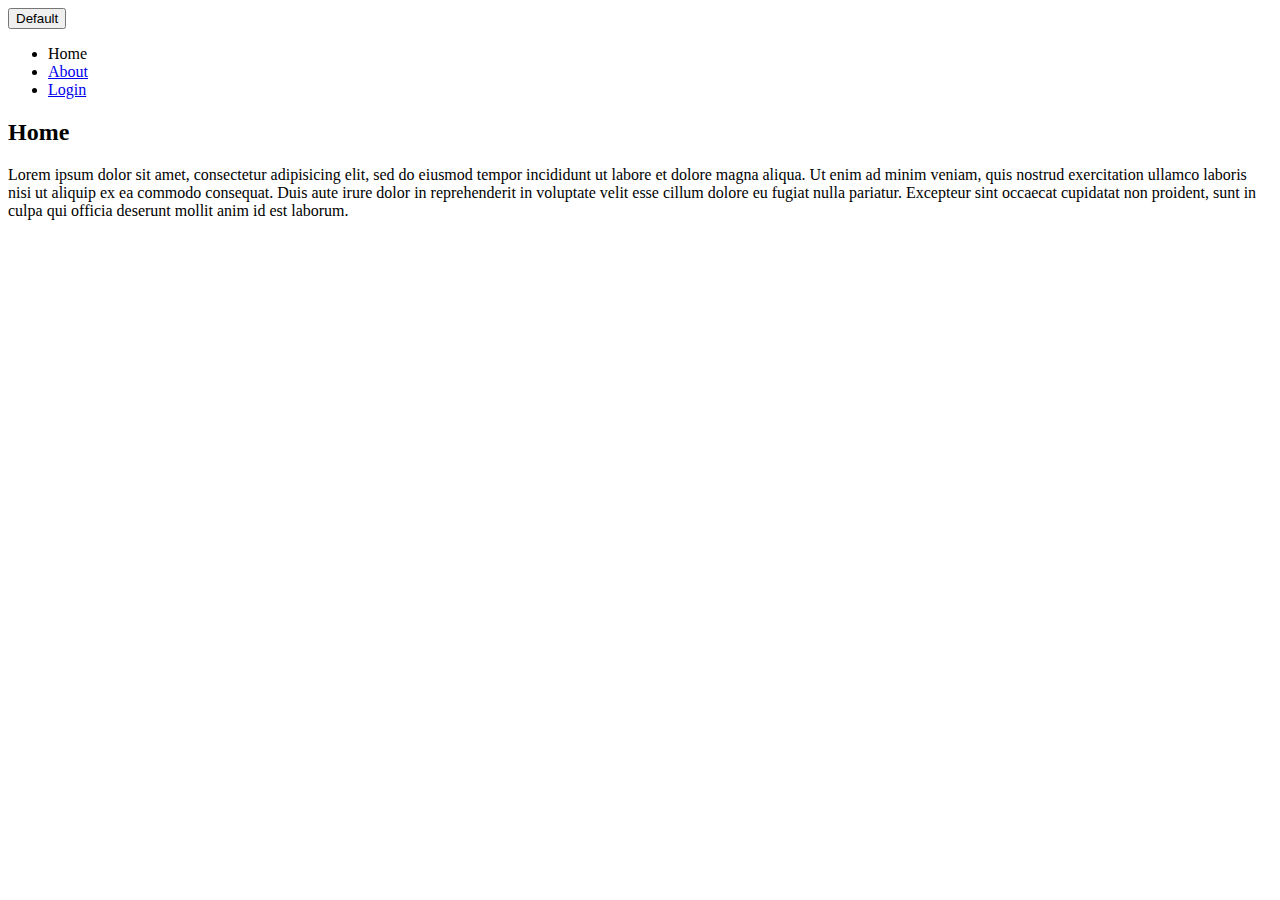
<file: css_project_files/index.html>
<!DOCTYPE html>
<html>
<head>
  <title>My first website!</title>
</head>
<body>
  <button class="btn btn-primary">Default</button>
  <header>
    <nav>
      <ul>
        <li>Home</li>
        <li><a href="about.html">About</a></li>
        <li><a href="login.html">Login</a></li>
      </ul>
    </nav>
  </header>
  <section>
    <h2>Home</h2>
    <p>Lorem ipsum dolor sit amet, consectetur adipisicing elit, sed do eiusmod
    tempor incididunt ut labore et dolore magna aliqua. Ut enim ad minim veniam,
    quis nostrud exercitation ullamco laboris nisi ut aliquip ex ea commodo
    consequat. Duis aute irure dolor in reprehenderit in voluptate velit esse
    cillum dolore eu fugiat nulla pariatur. Excepteur sint occaecat cupidatat non
    proident, sunt in culpa qui officia deserunt mollit anim id est laborum.</p>
  </section>
</body>
</html>
</file>
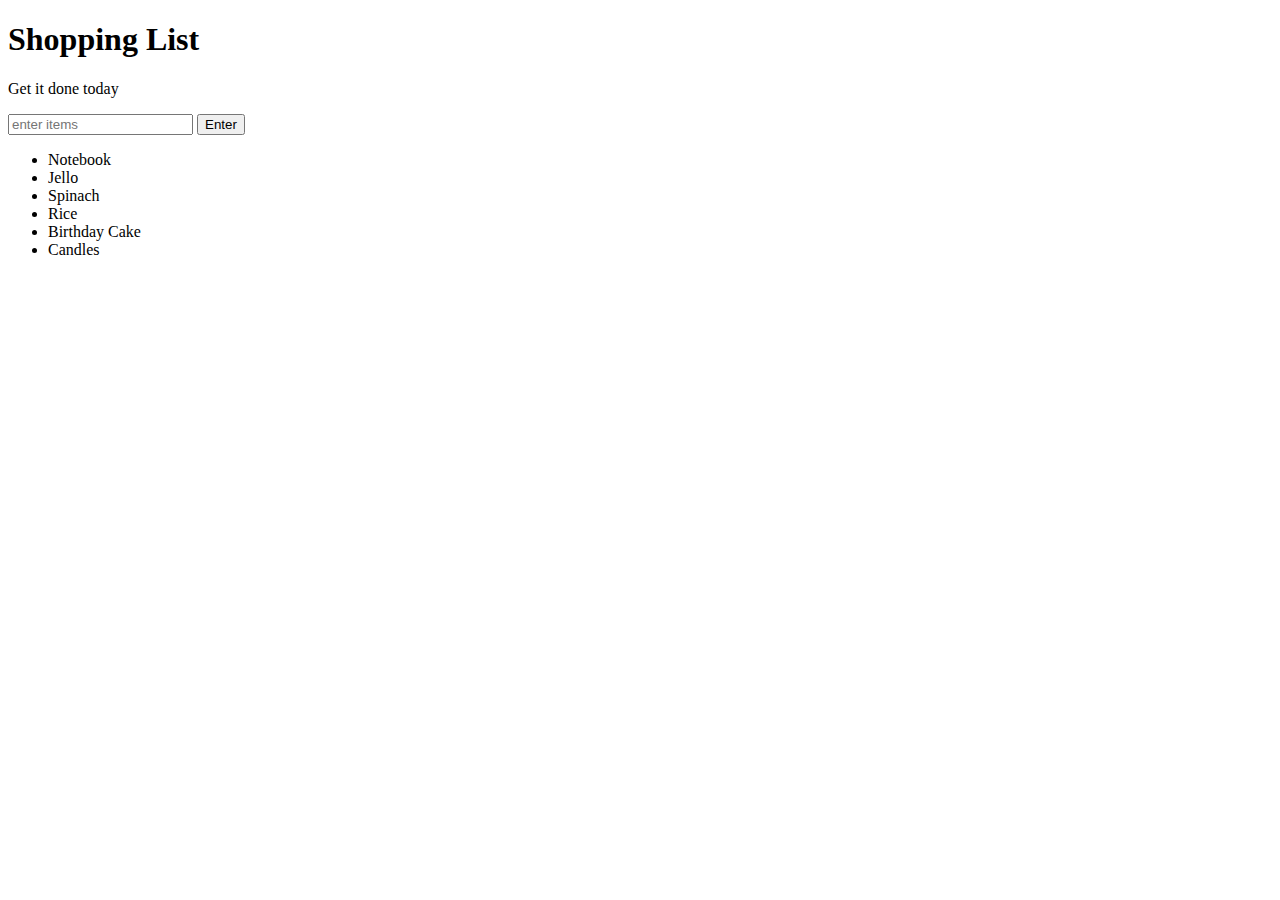
<file: DOM-exercises/index.html>
<!DOCTYPE html>
<html>
<head>
	<title>Javascript + DOM</title>
	<link rel="stylesheet" type="text/css" href="style.css">
</head>
<body>
	<h1>Shopping List</h1>
	<p id="first">Get it done today</p>
	<input id="userinput" type="text" placeholder="enter items">
	<button id="enter">Enter</button>
	<ul>
		<li class="bold red" random="23">Notebook</li>
		<li>Jello</li>
		<li>Spinach</li>
		<li>Rice</li>
		<li>Birthday Cake</li>
		<li>Candles</li>
	</ul>
	<script type="text/javascript" src="script.js"></script>
</body>
</html>
</file>
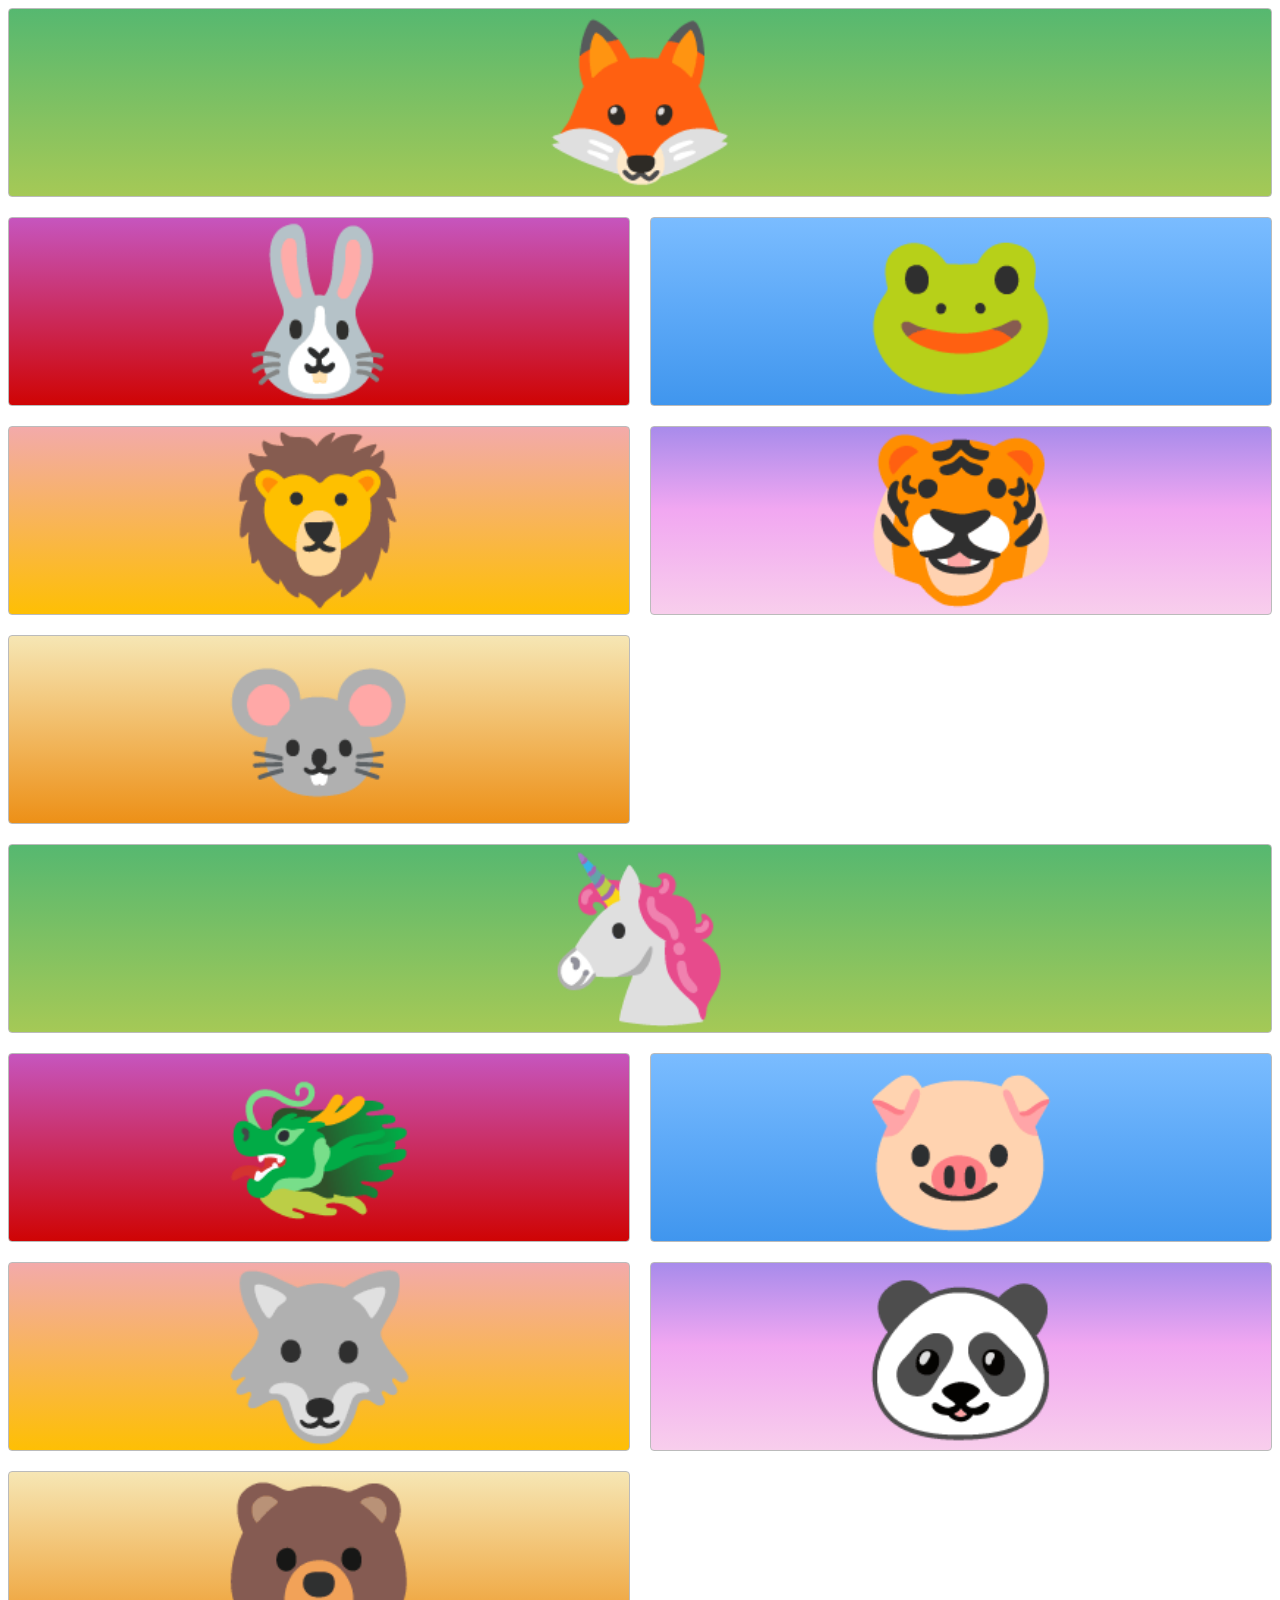
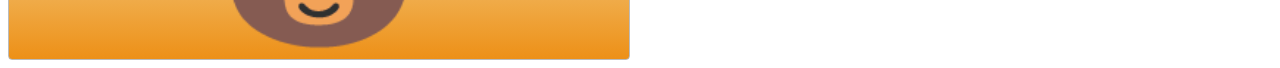
<file: files_css-gridd/index.html>
<!DOCTYPE html>
<html>
<head>
  <!-- the below meta tag is default in most modern browsers. however if you have an
  older browser, the emojis may not show up properly. In which case you need this meta
  tag. Read more here: https://teamtreehouse.com/community/meta-charsetutf8-what-does-this-mean-or-what-does-it-do-i-deleted-it-from-the-code-and-nothing-changed -->
  <meta charset="utf-8" >  
  <title>Grid Master</title>
  <link rel="stylesheet" type="text/css" href="./style.css">
</head>
<body>
  <div class="container">
    <div class="zone green">🦊</div>
    <div class="zone red">🐰</div>
    <div class="zone blue">🐸</div>
    <div class="zone yellow">🦁</div>
    <div class="zone purple">🐯</div>
    <div class="zone brown">🐭</div>
    <div class="zone green">🦄</div>
    <div class="zone red">🐲</div>
    <div class="zone blue">🐷</div>
    <div class="zone yellow">🐺</div>
    <div class="zone purple">🐼</div>
    <div class="zone brown">🐻</div>
  </div>
</body>
</html>
</file>
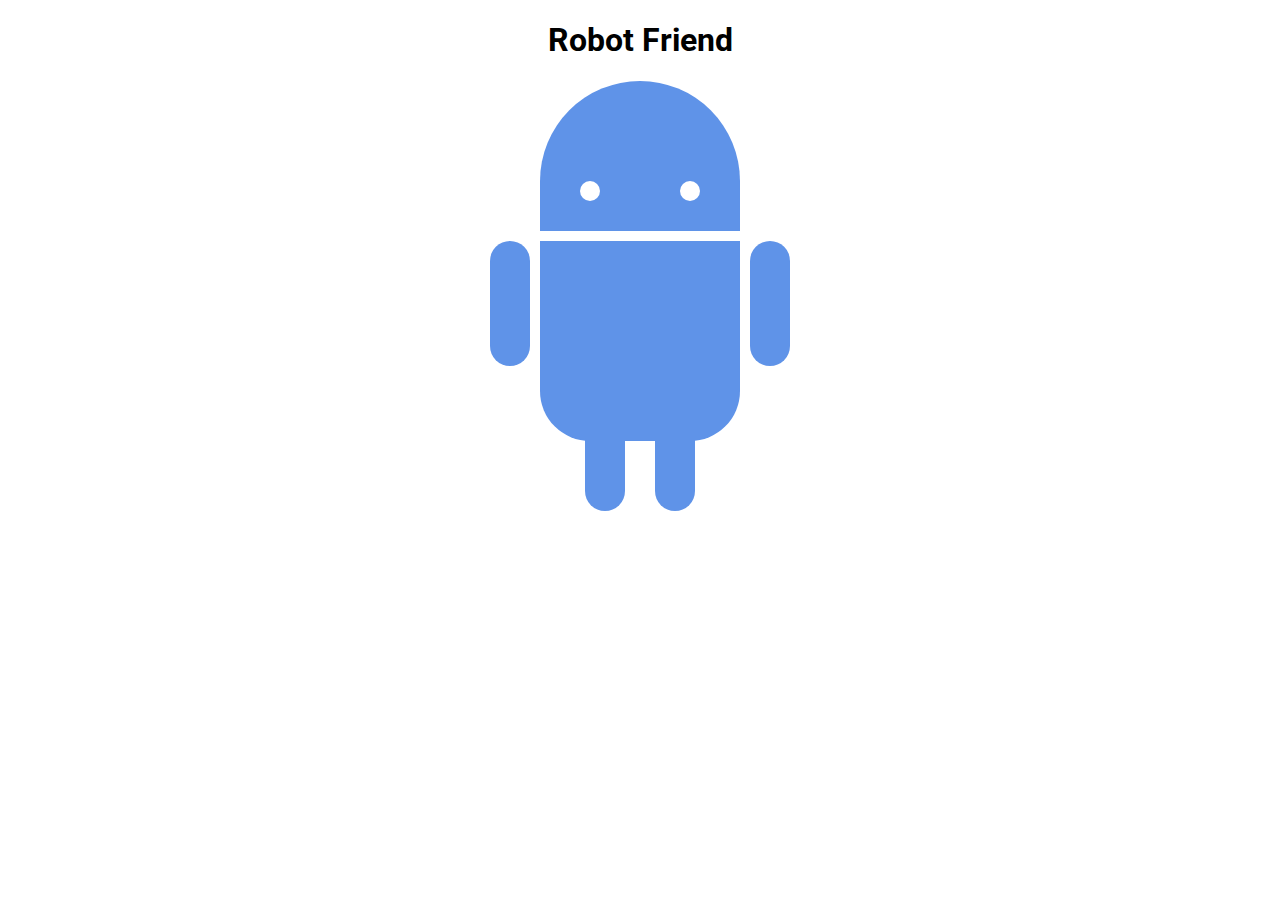
<file: robot/index.html>
<!DOCTYPE html>
<html>
<head>
	<title>RoboPage</title>
	<link rel="stylesheet" type="text/css" href="style.css">
	<link href="https://fonts.googleapis.com/css?family=Roboto" rel="stylesheet">
</head>
<body>
	<h1>Robot Friend</h1>
	<div class="robots">
		<div class="android"> 
			<div class="head"> 
				<div class="eyes"> 
					<div class="left_eye"></div> 
					<div class="right_eye"></div>
				</div> 
			</div> 
			<div class="upper_body"> 
				<div class="left_arm"></div> 
				<div class="torso"></div> 
				<div class="right_arm"></div> 
			</div> 
			<div class="lower_body"> 
				<div class="left_leg"></div> 
				<div class="right_leg"></div> 
			</div> 
		</div>
	</div>
</body>
</html>
</file>
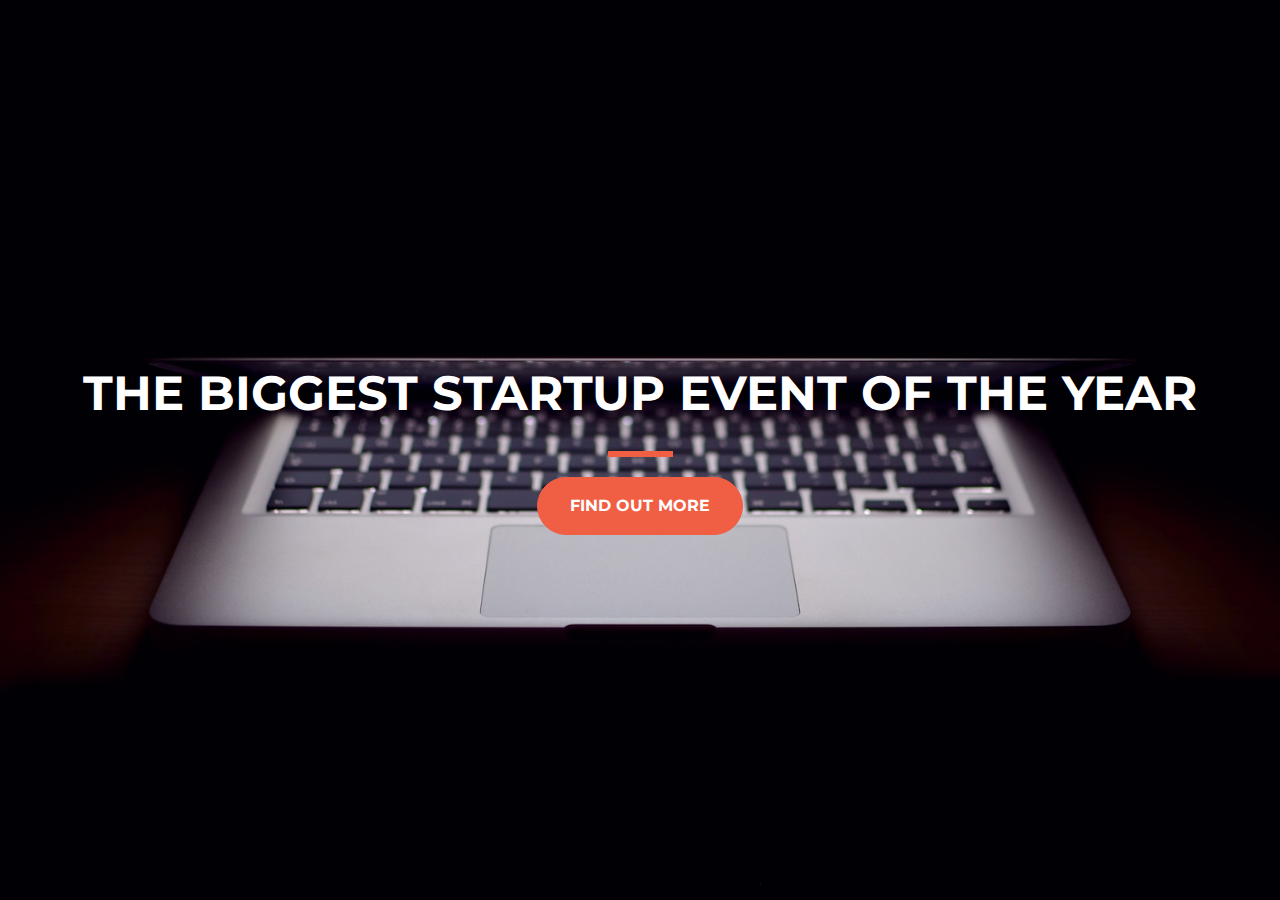
<file: startup_files/index.html>
<!DOCTYPE html>
<html>
  <head>
    <title>Startup</title>
    <!-- Required meta tags -->
    <meta charset="utf-8">
    <meta name="viewport" content="width=device-width, initial-scale=1, shrink-to-fit=no">
    <!-- Google Fonts -->
    <link href="https://fonts.googleapis.com/css?family=Montserrat" rel="stylesheet">

    <!-- Note that the below Bootstrap file is a specific version. If you grab the most
    current from Bootstrap website, you will see the button grow transition being a lot faster
    than in my video.  Use whichever style sheet you like best! -->
    <!-- Bootstrap CSS from a CDN. This way you don't have to include the bootstrap file yourself -->
    <!-- CSS only -->
    <link href="https://cdn.jsdelivr.net/npm/bootstrap@5.3.3/dist/css/bootstrap.min.css" rel="stylesheet" integrity="sha384-QWTKZyjpPEjISv5WaRU9OFeRpok6YctnYmDr5pNlyT2bRjXh0JMhjY6hW+ALEwIH" crossorigin="anonymous">
    
    <!-- My own stylesheet -->
    <link href="style.css" rel="stylesheet">
  </head>
  <body>
    <div class="container d-flex align-items-center h-100">
      <div class="row">
        <header class="text-center col-12">
          <h1 class="text-uppercase"><strong>The biggest Startup Event of the Year</strong></h1>
        </header>
        <div class="buffer col-12"></div>
        <section class="text-center col-12">
          <hr>
          <button class="btn btn-primary btn-xl">Find Out More</button>
        </section>
      </div>
    </div>
  </body>
</html>
</file>
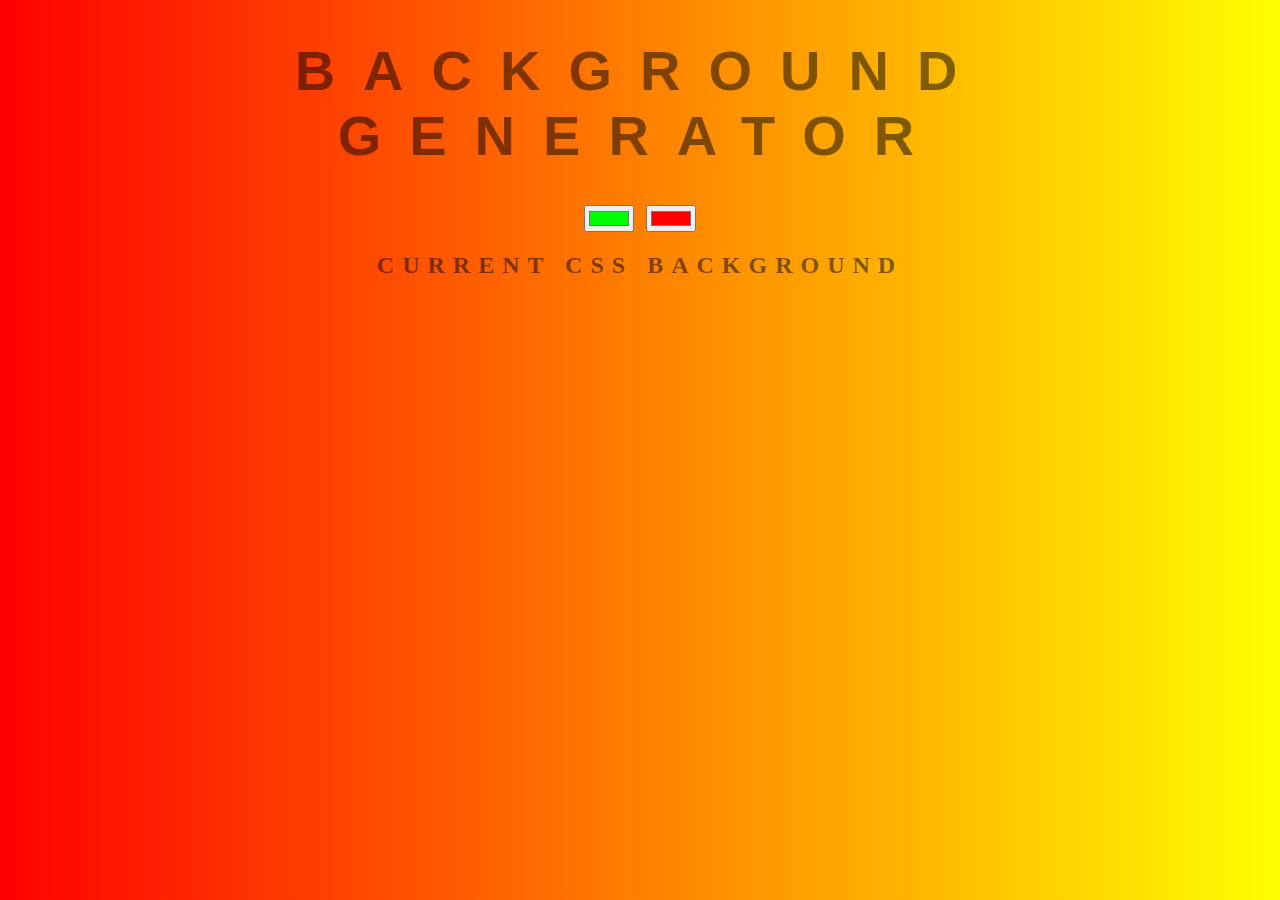
<file: DOM-exercises/backgroundgenerator/index.html>
<!DOCTYPE html>
<html>
<head>
	<title>Gradient Background</title>
	<link rel="stylesheet" type="text/css" href="style.css">
</head>
<body id="gradient">
	<h1>Background Generator</h1>
	<input class="color1" type="color" name="color1" value="#00ff00">
	<input class="color2" type="color" name="color2" value="#ff0000">
	<h2>Current CSS Background</h2>
	<h3></h3>
	<script type="text/javascript" src="script.js"></script>
</body>
</html>
</file>
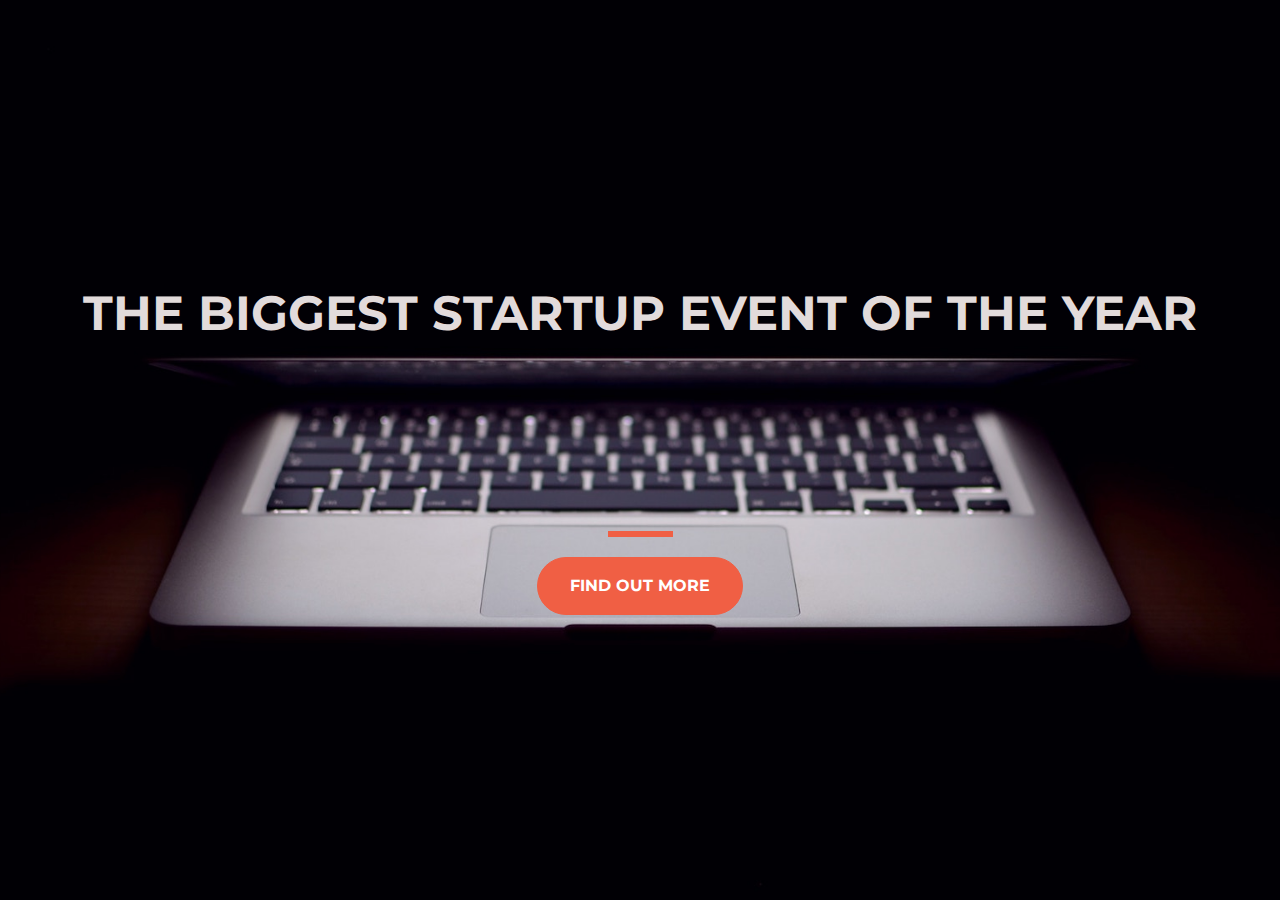
<file: startup_files/solution_startup-of-the-year-master/index.html>
<!DOCTYPE html>
<html>
  <head>
    <title>Startup</title>
    <!-- Required meta tags  -->
    <meta charset="utf-8">
    <meta name="viewport" content="width=device-width, initial-scale=1">
    <!-- Google Fonts -->
    <link href="https://fonts.googleapis.com/css?family=Montserrat" rel="stylesheet">

    <!-- Note that the below Bootstrap file is a specific version. If you grab the most
    current from Bootstrap website, you will see the button grow transition being a lot faster
    than in my video.  Use whichever style sheet you like best! -->
    <!-- Bootstrap CSS from a CDN. This way you don't have to include the bootstrap file yourself -->
<!-- CSS only -->
    <link link href="https://cdn.jsdelivr.net/npm/bootstrap@5.3.3/dist/css/bootstrap.min.css" rel="stylesheet" integrity="sha384-QWTKZyjpPEjISv5WaRU9OFeRpok6YctnYmDr5pNlyT2bRjXh0JMhjY6hW+ALEwIH" crossorigin="anonymous">
    <!-- My own stylesheet -->
    <link href="style.css" rel="stylesheet">
  </head>
  <body>
      <div class="container d-flex justify-content-center align-items-center h-100">
        <div class="row">
          <header class="text-center col-12">
              <h1 class="text-uppercase">
                <strong>the biggest startup event of the year</strong>
              </h1>
              
          </header>
          <div class="buffer col-12"></div>
          <section class="text-center col-12">
            <hr>
            <a href="https://mailchi.mp/0e57673a0148/ztmstudents" ><button  class="btn btn-primary btn-xl">Find Out More</button></a>
          </section>
        </div>
        
      </div>
  </body>
</html>
</file>
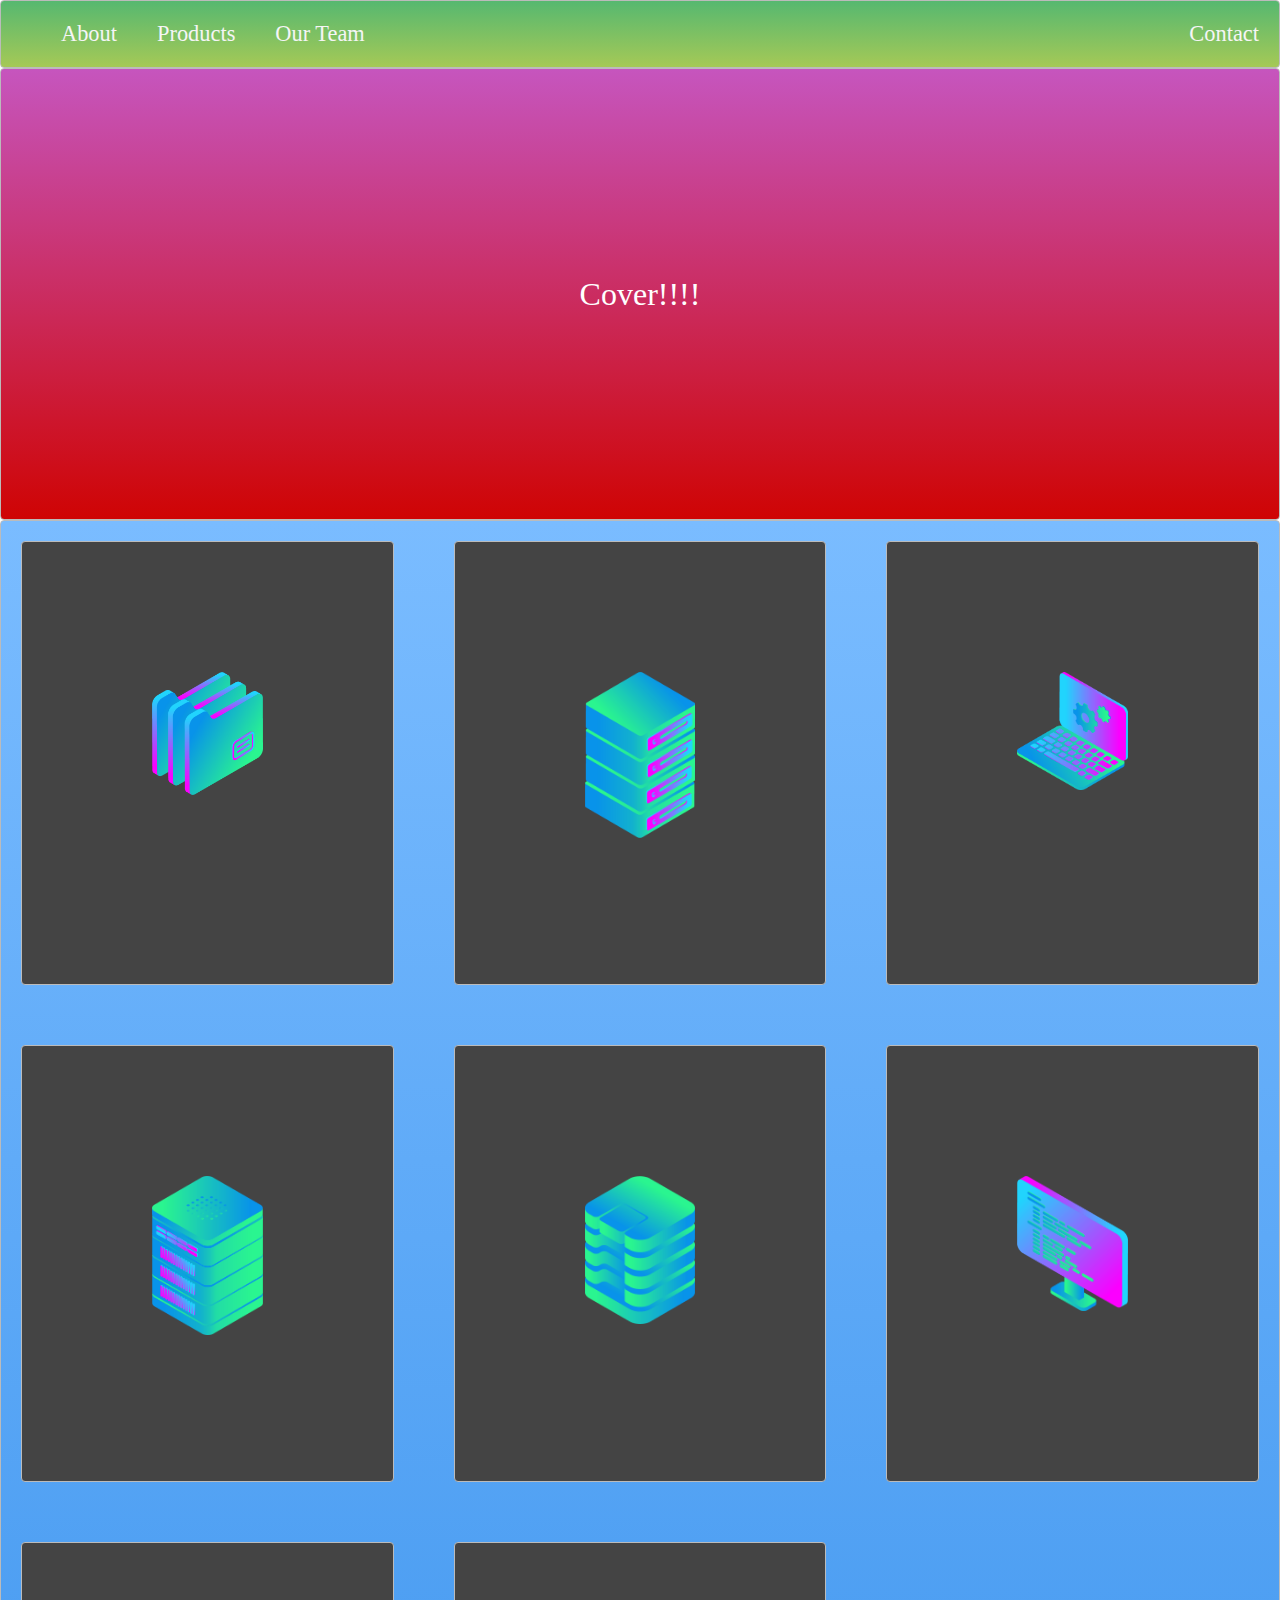
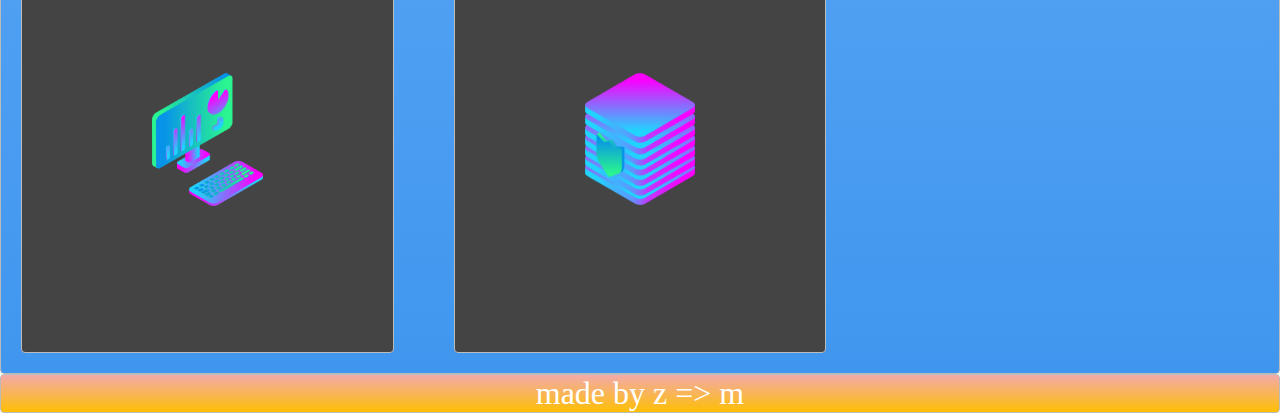
<file: ztm-css-project-TEMPLATES/project-layout/index.html>
<!DOCTYPE html>
<html>
<head>
  <title>Layout Master</title>
  <link rel="stylesheet" type="text/css" href="./style.css">
</head>
<body>
  <nav class="zone green">
    <ul class="main-nav">
        <li><a href="">About</a></li>
        <li><a href="">Products</a></li>
        <li><a href="">Our Team</a></li>
        <li class="push"><a href="">Contact</a></li>
    </ul>
  </nav>
  <div class="container zone red">Cover!!!!</div>
  <div class="zone blue grid-wrapper">
    <div class="box zone"><img src="./img/files_2.png"></div>
    <div class="box zone"><img src="./img/server_2_2.png"></div>
    <div class="box zone"><img src="./img/monitor_settings_2.png"></div>
    <div class="box zone"><img src="./img/server_3.png"></div>
    <div class="box zone"><img src="./img/data_storage_2_2.png"></div>
    <div class="box zone"><img src="./img/monitor_coding_2.png"></div>
    <div class="box zone"><img src="./img/desktop_analytics_2.png"></div>
    <div class="box zone"><img src="./img/server_safe_2.png"></div>
  </div>
  <footer class="zone yellow">made by z => m</footer>
</div>
</body>
</html>
</file>
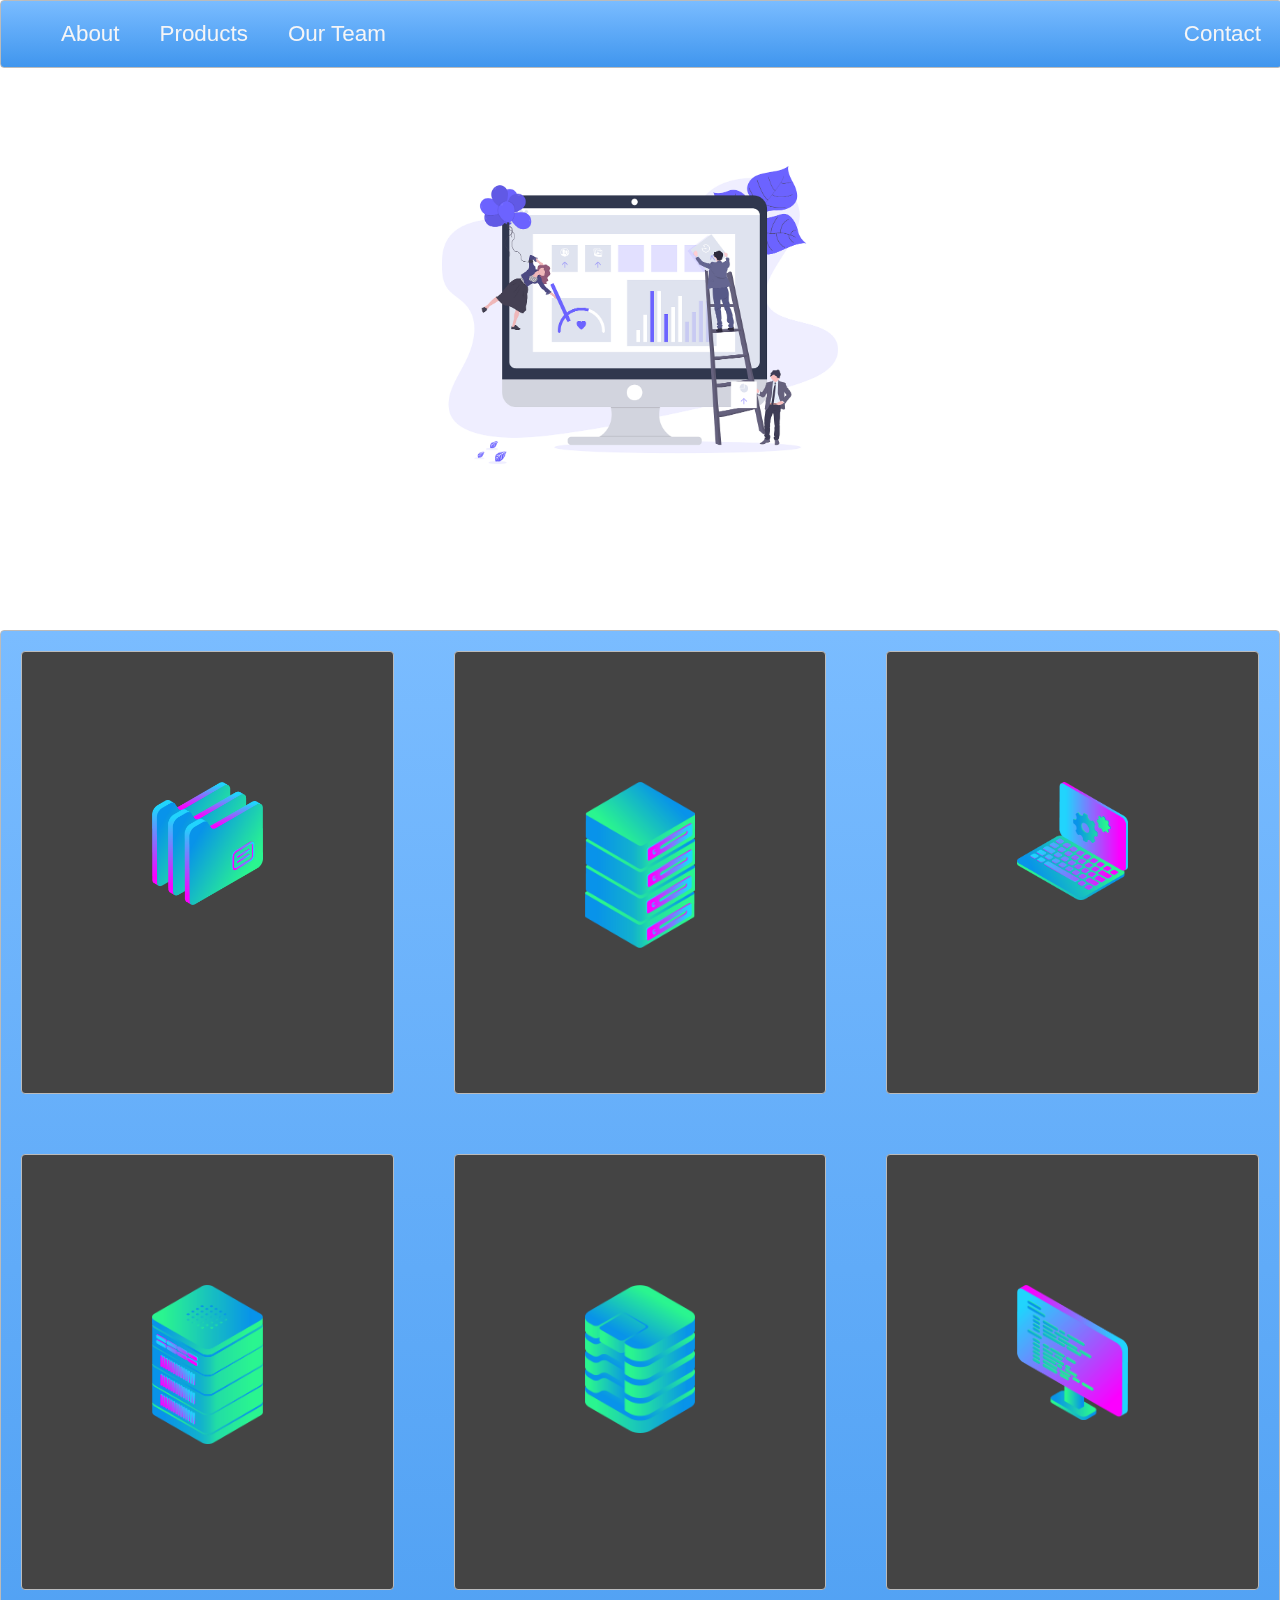
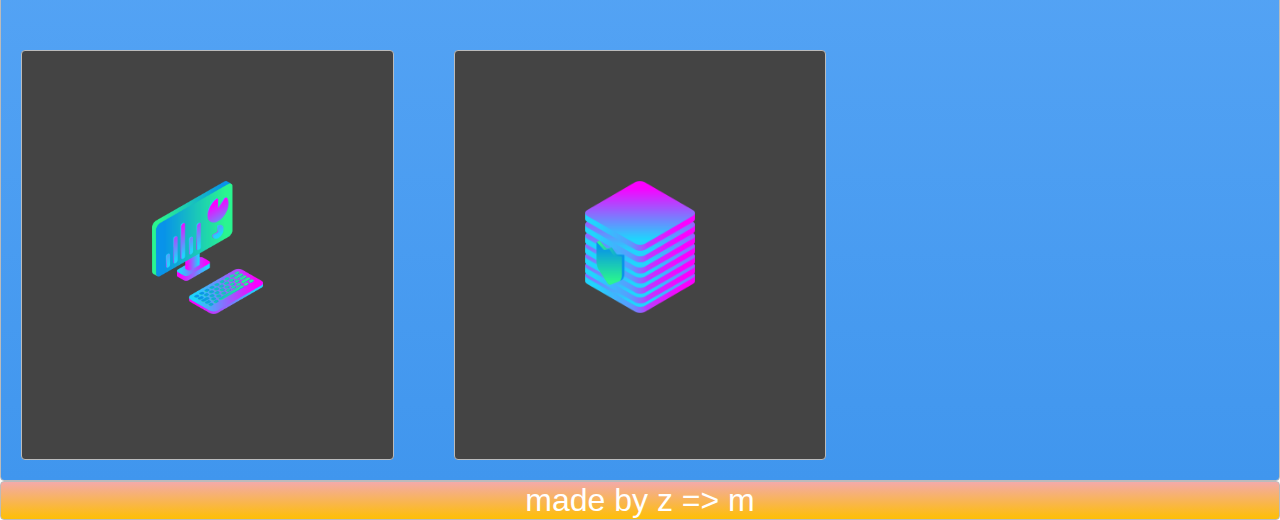
<file: ztm-css-project-TEMPLATES/project-prettify/index.html>
<!DOCTYPE html>
<html>
<head>
  <title>Layout Master</title>
  <link rel="stylesheet" type="text/css" href="./style.css">
</head>
<body>
  <nav class="zone blue sticky">
      <ul class="main-nav">
          <li><a href="">About</a></li>
          <li><a href="">Products</a></li>
          <li><a href="">Our Team</a></li>
          <li class="push"><a href="">Contact</a></li>
  </ul>
  </nav>
  <div class="container"><img class="cover" src="./img/undraw.png"></div>
  <div class="zone blue grid-wrapper">
    <div class="box zone"><img src="./img/files_2.png"></div>
    <div class="box zone"><img src="./img/server_2_2.png"></div>
    <div class="box zone"><img src="./img/monitor_settings_2.png"></div>
    <div class="box zone"><img src="./img/server_3.png"></div>
    <div class="box zone"><img src="./img/data_storage_2_2.png"></div>
    <div class="box zone"><img src="./img/monitor_coding_2.png"></div>
    <div class="box zone"><img src="./img/desktop_analytics_2.png"></div>
    <div class="box zone"><img src="./img/server_safe_2.png"></div>
  </div>
  <footer class="zone yellow">made by z => m</footer>
</div>
</body>
</html>
</file>
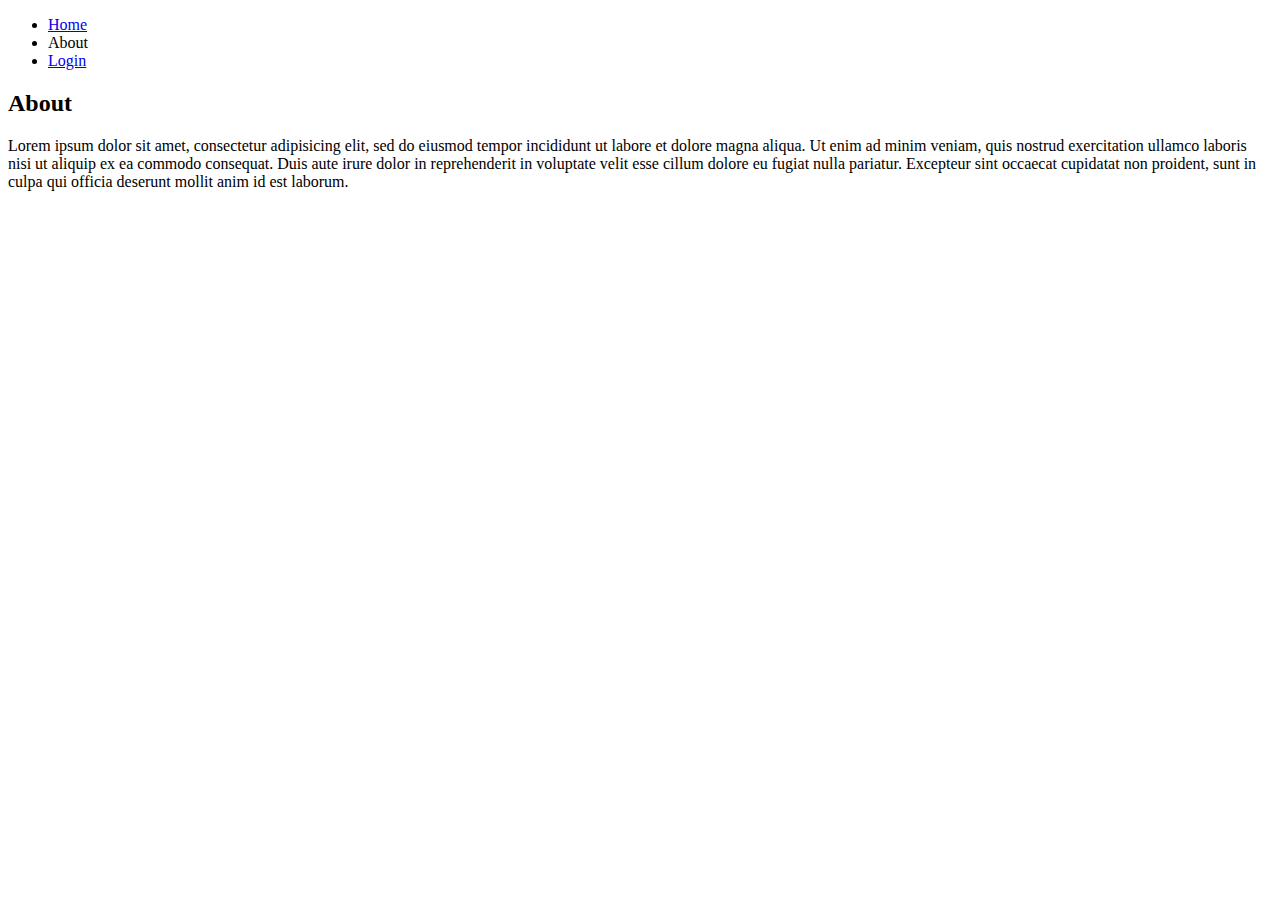
<file: css_project_files/about.html>
<!DOCTYPE html>
<html>
<head>
  <title>My first website!</title>
</head>
<body>
  <header>
    <nav>
      <ul>
        <li><a href="index.html">Home</a></li>
        <li>About</li>
        <li><a href="login.html">Login</a></li>
      </ul>
    </nav>
  </header>
  <section>
    <h2>About</h2>
    <p>Lorem ipsum dolor sit amet, consectetur adipisicing elit, sed do eiusmod
    tempor incididunt ut labore et dolore magna aliqua. Ut enim ad minim veniam,
    quis nostrud exercitation ullamco laboris nisi ut aliquip ex ea commodo
    consequat. Duis aute irure dolor in reprehenderit in voluptate velit esse
    cillum dolore eu fugiat nulla pariatur. Excepteur sint occaecat cupidatat non
    proident, sunt in culpa qui officia deserunt mollit anim id est laborum.</p>
  </section>
</body>
</html>
</file>
<file: DOM-exercises/style.css>
.coolTitle {
  text-align: center;
  font-family: 'Oswald', Helvetica, sans-serif;
  font-size: 40px;
  transform: skewY(-10deg);
  letter-spacing: 4px;
  word-spacing: -8px;
  color: tomato;
  text-shadow: 
    -1px -1px 0 firebrick,
    -2px -2px 0 firebrick,
    -3px -3px 0 firebrick,
    -4px -4px 0 firebrick,
    -5px -5px 0 firebrick,
    -6px -6px 0 firebrick,
    -7px -7px 0 firebrick,
    -8px -8px 0 firebrick,
    -30px 20px 40px dimgrey;
}

.done {
  text-decoration: line-through;
}
</file>
<file: files_css-gridd/style.css>
.container {
    display: grid;
    grid-template-columns: repeat (auto-fill, minmax(200px, 1fr));
    gap: 20px;
    grid-template-rows: 1fr;
}

.green {
    grid-column-start: 1;
    grid-column-end: 3;
    /* Shorthand of these 2 lines above: grid-column: 1/3;
    --> relation t numbers is that it starts at grid line 1 left and end after the 4th line */
}

.zone {
    cursor:pointer;
    display:inline-block;
    text-align: center;
    font-size:10em;
    border-radius:4px;
    border:1px solid #bbb;
    transition: all 0.3s linear;
}

.zone:hover {
    -webkit-box-shadow:rgba(0,0,0,0.8) 0px 5px 15px, inset rgba(0,0,0,0.15) 0px -10px 20px;
    -moz-box-shadow:rgba(0,0,0,0.8) 0px 5px 15px, inset rgba(0,0,0,0.15) 0px -10px 20px;
    -o-box-shadow:rgba(0,0,0,0.8) 0px 5px 15px, inset rgba(0,0,0,0.15) 0px -10px 20px;
    box-shadow:rgba(0,0,0,0.8) 0px 5px 15px, inset rgba(0,0,0,0.15) 0px -10px 20px;
}


/*https://paulund.co.uk/how-to-create-shiny-css-buttons*/
/***********************************************************************
 *  Green Background
 **********************************************************************/
.green{
    background: #56B870; /* Old browsers */
    background: -moz-linear-gradient(top, #56B870 0%, #a5c956 100%); /* FF3.6+ */
    background: -webkit-gradient(linear, left top, left bottom, color-stop(0%,#56B870), color-stop(100%,#a5c956)); /* Chrome,Safari4+ */
    background: -webkit-linear-gradient(top, #56B870 0%,#a5c956 100%); /* Chrome10+,Safari5.1+ */
    background: -o-linear-gradient(top, #56B870 0%,#a5c956 100%); /* Opera 11.10+ */
    background: -ms-linear-gradient(top, #56B870 0%,#a5c956 100%); /* IE10+ */
    background: linear-gradient(top, #56B870 0%,#a5c956 100%); /* W3C */
}

/***********************************************************************
 *  Red Background
 **********************************************************************/
.red{
    background: #C655BE; /* Old browsers */
    background: -moz-linear-gradient(top, #C655BE 0%, #cf0404 100%); /* FF3.6+ */
    background: -webkit-gradient(linear, left top, left bottom, color-stop(0%,#C655BE), color-stop(100%,#cf0404)); /* Chrome,Safari4+ */
    background: -webkit-linear-gradient(top, #C655BE 0%,#cf0404 100%); /* Chrome10+,Safari5.1+ */
    background: -o-linear-gradient(top, #C655BE 0%,#cf0404 100%); /* Opera 11.10+ */
    background: -ms-linear-gradient(top, #C655BE 0%,#cf0404 100%); /* IE10+ */
    background: linear-gradient(top, #C655BE 0%,#cf0404 100%); /* W3C */
}

/***********************************************************************
 *  Yellow Background
 **********************************************************************/
.yellow{
    background: #F3AAAA; /* Old browsers */
    background: -moz-linear-gradient(top, #F3AAAA 0%, #febf04 100%); /* FF3.6+ */
    background: -webkit-gradient(linear, left top, left bottom, color-stop(0%,#F3AAAA), color-stop(100%,#febf04)); /* Chrome,Safari4+ */
    background: -webkit-linear-gradient(top, #F3AAAA 0%,#febf04 100%); /* Chrome10+,Safari5.1+ */
    background: -o-linear-gradient(top, #F3AAAA 0%,#febf04 100%); /* Opera 11.10+ */
    background: -ms-linear-gradient(top, #F3AAAA 0%,#febf04 100%); /* IE10+ */
    background: linear-gradient(top, #F3AAAA 0%,#febf04 100%); /* W3C */
}

/***********************************************************************
 *  Blue Background
 **********************************************************************/
.blue{
    background: #7abcff; /* Old browsers */
    background: -moz-linear-gradient(top, #7abcff 0%, #60abf8 44%, #4096ee 100%); /* FF3.6+ */
    background: -webkit-gradient(linear, left top, left bottom, color-stop(0%,#7abcff), color-stop(44%,#60abf8), color-stop(100%,#4096ee)); /* Chrome,Safari4+ */
    background: -webkit-linear-gradient(top, #7abcff 0%,#60abf8 44%,#4096ee 100%); /* Chrome10+,Safari5.1+ */
    background: -o-linear-gradient(top, #7abcff 0%,#60abf8 44%,#4096ee 100%); /* Opera 11.10+ */
    background: -ms-linear-gradient(top, #7abcff 0%,#60abf8 44%,#4096ee 100%); /* IE10+ */
    background: linear-gradient(top, #7abcff 0%,#60abf8 44%,#4096ee 100%); /* W3C */
}

/***********************************************************************
 *  Purple Background
 **********************************************************************/
.purple {
    background: #A88BEB; /* Old browsers */
    background: -moz-linear-gradient(top, #A88BEB 0%, #F1A7F1 44%, #F8CEEC 100%); /* FF3.6+ */
    background: -webkit-gradient(linear, left top, left bottom, color-stop(0%,#A88BEB), color-stop(44%,#F1A7F1), color-stop(100%,#F8CEEC)); /* Chrome,Safari4+ */
    background: -webkit-linear-gradient(top, #A88BEB 0%,#F1A7F1 44%,#F8CEEC 100%); /* Chrome10+,Safari5.1+ */
    background: -o-linear-gradient(top, #A88BEB 0%,#F1A7F1 44%,#F8CEEC 100%); /* Opera 11.10+ */
    background: -ms-linear-gradient(top, #A88BEB 0%,#F1A7F1 44%,#F8CEEC 100%); /* IE10+ */
    background: linear-gradient(top, #A88BEB 0%,#F1A7F1 44%,#F8CEEC 100%); /* W3C */
}

/***********************************************************************
 *  Brown Background
 **********************************************************************/
.brown {
    background: #f6e6b4; /* Old browsers */
    background: -moz-linear-gradient(top, #f6e6b4 0%, #ed9017 100%); /* FF3.6+ */
    background: -webkit-gradient(linear, left top, left bottom, color-stop(0%,#f6e6b4), color-stop(100%,#ed9017)); /* Chrome,Safari4+ */
    background: -webkit-linear-gradient(top, #f6e6b4 0%,#ed9017 100%); /* Chrome10+,Safari5.1+ */
    background: -o-linear-gradient(top, #f6e6b4 0%,#ed9017 100%); /* Opera 11.10+ */
    background: -ms-linear-gradient(top, #f6e6b4 0%,#ed9017 100%); /* IE10+ */
    background: linear-gradient(top, #f6e6b4 0%,#ed9017 100%); /* W3C */
    filter: progid:DXImageTransform.Microsoft.gradient( startColorstr='#f6e6b4', endColorstr='#ed9017',GradientType=0 ); /* IE6-9 */
}
</file>
<file: robot/style.css>
h1 {
	text-align: center;
	font-family: 'Roboto', sans-serif;
}

.robots {
	display: flex;
	flex-wrap: wrap;
	justify-content: center;
	/* all properties were missing */
}

.head, 
.left_arm, 
.torso, 
.right_arm, 
.left_leg, 
.right_leg {
	 background-color: #5f93e8;
}

.head { 
	width: 200px; 
	margin: 0 auto; 
	height: 150px; 
	border-radius: 200px 200px 0 0; 
	margin-bottom: 10px;
} 

.eyes {
display: flex;	
}

.head:hover {
	width: 300px;
    transition: 1s ease-in-out;
}

.upper_body { 
	width: 300px; 
	height: 150px;
	display: flex; 
} 

.left_arm, .right_arm { 
	width: 40px; 
	height: 125px;
	border-radius: 100px; 
} 

.left_arm { 
	margin-right: 10px; 
} 

.right_arm { 
	margin-left: 10px; 
} 

.torso { 
	width: 200px; 
	height: 200px;
	border-radius: 0 0 50px 50px; 
} 

.lower_body { 
	width: 200px; 
	height: 200px;
	/* This is another useful property. Hmm what do you think it does?*/
	margin: 0 auto;
	display: flex;
} 

.left_leg, .right_leg { 
	width: 40px; 
	height: 120px;
	border-radius: 0 0 100px 100px; 
} 

.left_leg { 
	margin-left: 45px; 
} 

.left_leg:hover {
	-webkit-transform: rotate(20deg);
    -moz-transform: rotate(20deg);
    -o-transform: rotate(20deg);
    -ms-transform: rotate(20deg);
    transform: rotate(20deg);
}

.right_leg { 
	margin-left: 30px; 
}

.left_eye, .right_eye { 
	width: 20px; 
	height: 20px; 
	border-radius: 15px; 
	background-color: white;  
} 

.left_eye { 
	/* These properties are new and you haven't encountered
	in this course. Check out CSS Tricks to see what it does! */
	position: relative; 
	top: 100px; 
	left: 40px; 
} 

.right_eye { 
	position: relative; 
	top: 100px; 
	left: 120px; 
}
</file>
<file: startup_files/style.css>
body,
html {
  width: 100%;
  height: 100%;
  font-family: 'Montserrat', sans-serif;
    background: url(header.jpg) no-repeat center center fixed; 
    -webkit-background-size: cover;
    -moz-background-size: cover;
    -o-background-size: cover;
    background-size: cover;
}

h1 {
  font-size: 3rem;
  color: white;
}
hr {
  margin: 20px auto;
  color: #F05F44;
  border: 3px solid #F05F44;
  max-width: 65px;
  opacity: 1;  
}

.buffer {
  height: 10 rem;

}

.btn {
  font-weight: 700;
  border-radius: 300px; 
  text-transform: uppercase; 
  /* Either using class selektor in HTML like class="text-uppercase" or text-transform in css file */
}

.btn-primary {
  background-color: rgb(240, 95, 68);
  border-color: rgb(240, 95, 68);
}

.btn-primary:hover {
  background-color: #ee4b08;
  border-color: #ee4b08;
  border-width: 4px;
}

.btn-xl {
 padding: 1rem 2rem;
}
</file>
<file: DOM-exercises/backgroundgenerator/style.css>
body {
	font: 'Raleway', sans-serif;
    color: rgba(0,0,0,.5);
    text-align: center;
    text-transform: uppercase;
    letter-spacing: .5em;
    top: 15%;
	background: linear-gradient(to right, red , yellow); /* Standard syntax */
}

h1 {
    font: 600 3.5em 'Raleway', sans-serif;
    color: rgba(0,0,0,.5);
    text-align: center;
    text-transform: uppercase;
    letter-spacing: .5em;
    width: 100%;
}

h3 {
	font: 900 1em 'Raleway', sans-serif;
    color: rgba(0,0,0,.5);
    text-align: center;
    text-transform: none;
    letter-spacing: 0.01em;

}
</file>
<file: startup_files/solution_startup-of-the-year-master/style.css>
html,
body {
  background: url(headerimage1.jpg) no-repeat center center fixed; 
  background-size: cover;
  height: 100%;
  width: 100%;
  font-family: 'Montserrat', sans-serif;

}

hr {
  margin: 20px auto;
  color: #F05F44;
  border: 3px solid #F05F44;
  max-width: 65px;
  opacity: 1;  
}

h1 {
  font-size: 3rem; 
  color: #e2dbdb;
}

.buffer {
  height: 10rem;
}

.btn {
  font-weight: 700;
  text-transform: uppercase;
  border-radius: 300px;
}

.btn-primary {
  background-color: #F05F44;
  border-color: #F05F44;
  --bs-btn-hover-bg: #ee4b08;
  --bs-btn-hover-border-color: #ee4b08; 
}

.btn-primary:hover {
  background-color: #ee4b08;
  border-color: #ee4b08;
  border-width: 4px;
  cursor: pointer;
}

.btn-xl {
  padding: 1rem 2rem; 
}
</file>
<file: ztm-css-project-TEMPLATES/project-layout/style.css>
body {
    margin: 0 auto;
}

.zone {
    /*padding:30px 50px;*/
    /*cursor:pointer;*/
    color:#FFF;
    font-size:2em;
    border-radius:4px;
    border:1px solid #bbb;
    transition: all 0.3s linear;
}

.zone:hover {
    -webkit-box-shadow:rgba(0,0,0,0.8) 0px 5px 15px, inset rgba(0,0,0,0.15) 0px -10px 20px;
    -moz-box-shadow:rgba(0,0,0,0.8) 0px 5px 15px, inset rgba(0,0,0,0.15) 0px -10px 20px;
    -o-box-shadow:rgba(0,0,0,0.8) 0px 5px 15px, inset rgba(0,0,0,0.15) 0px -10px 20px;
    box-shadow:rgba(0,0,0,0.8) 0px 5px 15px, inset rgba(0,0,0,0.15) 0px -10px 20px;
}

/***********************************************************************
 *  Nav Bar
 **********************************************************************/
.main-nav {
    display: flex;
    list-style: none;
    margin: 0;
    font-size: 0.7em;
}

@media only screen and (max-width: 600px) {
    .main-nav {
        font-size: 0.5em;
        padding: 0;
    }
}

.push {
    margin-left: auto;
}

li {
    padding: 20px;
}

a {
    color: #f5f5f6;
    text-decoration: none;
}
    

/***********************************************************************
 *  Cover
 **********************************************************************/
.container {
    /*show heigh: auto*/
    height: 50vh; 
    display: flex;
    align-items: center;
    justify-content: center;
}

/***********************************************************************
 *  Grid Panel
 **********************************************************************/
.grid-wrapper {
    display: grid;
    grid-template-columns: repeat(auto-fill, minmax(350px, 1fr));
    grid-gap: 20px;
}

.box {
    background-color: #444;
    padding: 130px;
    margin: 20px;
}

.box > img {
    width: 100%;
}

/***********************************************************************
 *  Footer
 **********************************************************************/
footer {
    text-align: center;
}

/*https://paulund.co.uk/how-to-create-shiny-css-buttons*/
/***********************************************************************
 *  Green Background
 **********************************************************************/
.green {
    background: #56B870; /* Old browsers */
    background: -moz-linear-gradient(top, #56B870 0%, #a5c956 100%); /* FF3.6+ */
    background: -webkit-gradient(linear, left top, left bottom, color-stop(0%,#56B870), color-stop(100%,#a5c956)); /* Chrome,Safari4+ */
    background: -webkit-linear-gradient(top, #56B870 0%,#a5c956 100%); /* Chrome10+,Safari5.1+ */
    background: -o-linear-gradient(top, #56B870 0%,#a5c956 100%); /* Opera 11.10+ */
    background: -ms-linear-gradient(top, #56B870 0%,#a5c956 100%); /* IE10+ */
    background: linear-gradient(top, #56B870 0%,#a5c956 100%); /* W3C */
}

/***********************************************************************
 *  Red Background
 **********************************************************************/
.red {
    background: #C655BE; /* Old browsers */
    background: -moz-linear-gradient(top, #C655BE 0%, #cf0404 100%); /* FF3.6+ */
    background: -webkit-gradient(linear, left top, left bottom, color-stop(0%,#C655BE), color-stop(100%,#cf0404)); /* Chrome,Safari4+ */
    background: -webkit-linear-gradient(top, #C655BE 0%,#cf0404 100%); /* Chrome10+,Safari5.1+ */
    background: -o-linear-gradient(top, #C655BE 0%,#cf0404 100%); /* Opera 11.10+ */
    background: -ms-linear-gradient(top, #C655BE 0%,#cf0404 100%); /* IE10+ */
    background: linear-gradient(top, #C655BE 0%,#cf0404 100%); /* W3C */
}

/***********************************************************************
 *  Yellow Background
 **********************************************************************/
.yellow {
    background: #F3AAAA; /* Old browsers */
    background: -moz-linear-gradient(top, #F3AAAA 0%, #febf04 100%); /* FF3.6+ */
    background: -webkit-gradient(linear, left top, left bottom, color-stop(0%,#F3AAAA), color-stop(100%,#febf04)); /* Chrome,Safari4+ */
    background: -webkit-linear-gradient(top, #F3AAAA 0%,#febf04 100%); /* Chrome10+,Safari5.1+ */
    background: -o-linear-gradient(top, #F3AAAA 0%,#febf04 100%); /* Opera 11.10+ */
    background: -ms-linear-gradient(top, #F3AAAA 0%,#febf04 100%); /* IE10+ */
    background: linear-gradient(top, #F3AAAA 0%,#febf04 100%); /* W3C */
}

/***********************************************************************
 *  Blue Background
 **********************************************************************/
.blue {
    background: #7abcff; /* Old browsers */
    background: -moz-linear-gradient(top, #7abcff 0%, #60abf8 44%, #4096ee 100%); /* FF3.6+ */
    background: -webkit-gradient(linear, left top, left bottom, color-stop(0%,#7abcff), color-stop(44%,#60abf8), color-stop(100%,#4096ee)); /* Chrome,Safari4+ */
    background: -webkit-linear-gradient(top, #7abcff 0%,#60abf8 44%,#4096ee 100%); /* Chrome10+,Safari5.1+ */
    background: -o-linear-gradient(top, #7abcff 0%,#60abf8 44%,#4096ee 100%); /* Opera 11.10+ */
    background: -ms-linear-gradient(top, #7abcff 0%,#60abf8 44%,#4096ee 100%); /* IE10+ */
    background: linear-gradient(top, #7abcff 0%,#60abf8 44%,#4096ee 100%); /* W3C */
}
</file>
<file: ztm-css-project-TEMPLATES/project-prettify/style.css>
body {
    margin: 0 auto;
    font-family: Arial;
}

.zone {
    /*padding:30px 50px;*/
    cursor:pointer;
    color:#FFF;
    font-size:2em;
    border-radius:4px;
    border:1px solid #bbb;
    transition: all 0.3s linear;
}

.zone:hover {
    -webkit-box-shadow:rgba(0,0,0,0.8) 0px 5px 15px, inset rgba(0,0,0,0.15) 0px -10px 20px;
    -moz-box-shadow:rgba(0,0,0,0.8) 0px 5px 15px, inset rgba(0,0,0,0.15) 0px -10px 20px;
    -o-box-shadow:rgba(0,0,0,0.8) 0px 5px 15px, inset rgba(0,0,0,0.15) 0px -10px 20px;
    box-shadow:rgba(0,0,0,0.8) 0px 5px 15px, inset rgba(0,0,0,0.15) 0px -10px 20px;
}

/***********************************************************************
 *  Nav Bar
 **********************************************************************/
.main-nav {
    display: flex;
    list-style: none;
    margin: 0;
    font-size: 0.7em;
}

@media only screen and (max-width: 600px) {
    .main-nav {
        font-size: 0.5em;
        padding: 0;
    }
}

.push {
    margin-left: auto;
}

li {
    padding: 20px;
}

a {
    color: #f5f5f6;
    text-decoration: none;
}

.sticky {
  position: fixed;
  top: 0;
  width: 100%;
}

/***********************************************************************
 *  Cover
 **********************************************************************/
.container {
    /*show heigh: auto*/
    height: 70vh; 
    display: flex;
    align-items: center;
    justify-content: center;
}

.cover {
    width: 30rem;
}

/***********************************************************************
 *  Grid Panel
 **********************************************************************/
.grid-wrapper {
    display: grid;
    grid-template-columns: repeat(auto-fill, minmax(350px, 1fr));
    grid-gap: 20px;
}

.box {
    background-color: #444;
    padding: 130px;
    margin: 20px;
}

.box > img {
    width: 100%;
}

.box:hover {
    -webkit-transform: rotate(-7deg);
    -moz-transform: rotate(-7deg);
    -o-transform: rotate(-7deg);
    transform: rotate(-7deg);
}

.box > img {
    width: 100%;
    height: auto;
}

/***********************************************************************
 *  Footer
 **********************************************************************/
footer {
    text-align: center;
    background-color: #444;
}

/*https://paulund.co.uk/how-to-create-shiny-css-buttons*/
/***********************************************************************
 *  Green Background
 **********************************************************************/
.green {
    background: #56B870; /* Old browsers */
    background: -moz-linear-gradient(top, #56B870 0%, #a5c956 100%); /* FF3.6+ */
    background: -webkit-gradient(linear, left top, left bottom, color-stop(0%,#56B870), color-stop(100%,#a5c956)); /* Chrome,Safari4+ */
    background: -webkit-linear-gradient(top, #56B870 0%,#a5c956 100%); /* Chrome10+,Safari5.1+ */
    background: -o-linear-gradient(top, #56B870 0%,#a5c956 100%); /* Opera 11.10+ */
    background: -ms-linear-gradient(top, #56B870 0%,#a5c956 100%); /* IE10+ */
    background: linear-gradient(top, #56B870 0%,#a5c956 100%); /* W3C */
}

/***********************************************************************
 *  Red Background
 **********************************************************************/
.red {
    background: #C655BE; /* Old browsers */
    background: -moz-linear-gradient(top, #C655BE 0%, #cf0404 100%); /* FF3.6+ */
    background: -webkit-gradient(linear, left top, left bottom, color-stop(0%,#C655BE), color-stop(100%,#cf0404)); /* Chrome,Safari4+ */
    background: -webkit-linear-gradient(top, #C655BE 0%,#cf0404 100%); /* Chrome10+,Safari5.1+ */
    background: -o-linear-gradient(top, #C655BE 0%,#cf0404 100%); /* Opera 11.10+ */
    background: -ms-linear-gradient(top, #C655BE 0%,#cf0404 100%); /* IE10+ */
    background: linear-gradient(top, #C655BE 0%,#cf0404 100%); /* W3C */
}

/***********************************************************************
 *  Yellow Background
 **********************************************************************/
.yellow {
    background: #F3AAAA; /* Old browsers */
    background: -moz-linear-gradient(top, #F3AAAA 0%, #febf04 100%); /* FF3.6+ */
    background: -webkit-gradient(linear, left top, left bottom, color-stop(0%,#F3AAAA), color-stop(100%,#febf04)); /* Chrome,Safari4+ */
    background: -webkit-linear-gradient(top, #F3AAAA 0%,#febf04 100%); /* Chrome10+,Safari5.1+ */
    background: -o-linear-gradient(top, #F3AAAA 0%,#febf04 100%); /* Opera 11.10+ */
    background: -ms-linear-gradient(top, #F3AAAA 0%,#febf04 100%); /* IE10+ */
    background: linear-gradient(top, #F3AAAA 0%,#febf04 100%); /* W3C */
}

/***********************************************************************
 *  Blue Background
 **********************************************************************/
.blue {
    background: #7abcff; /* Old browsers */
    background: -moz-linear-gradient(top, #7abcff 0%, #60abf8 44%, #4096ee 100%); /* FF3.6+ */
    background: -webkit-gradient(linear, left top, left bottom, color-stop(0%,#7abcff), color-stop(44%,#60abf8), color-stop(100%,#4096ee)); /* Chrome,Safari4+ */
    background: -webkit-linear-gradient(top, #7abcff 0%,#60abf8 44%,#4096ee 100%); /* Chrome10+,Safari5.1+ */
    background: -o-linear-gradient(top, #7abcff 0%,#60abf8 44%,#4096ee 100%); /* Opera 11.10+ */
    background: -ms-linear-gradient(top, #7abcff 0%,#60abf8 44%,#4096ee 100%); /* IE10+ */
    background: linear-gradient(top, #7abcff 0%,#60abf8 44%,#4096ee 100%); /* W3C */
}
</file>
